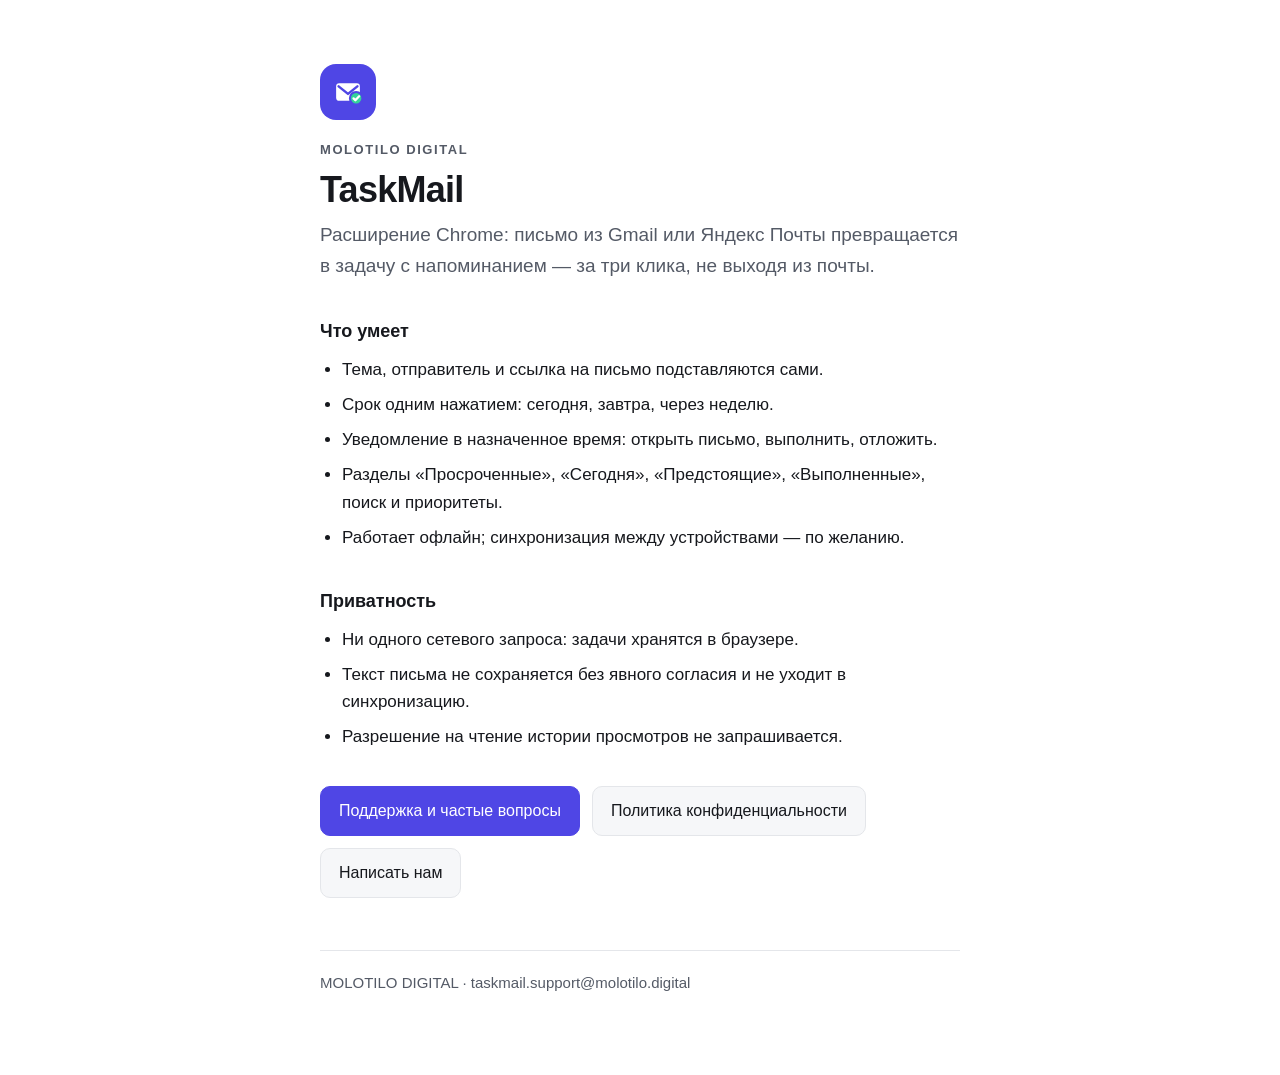
<file: docs/index.html>
<!doctype html>
<html lang="ru">
<head>
  <meta charset="utf-8">
  <meta name="viewport" content="width=device-width, initial-scale=1">
  <title>TaskMail — задачи из писем</title>
  <meta name="description" content="Расширение Chrome: задача с напоминанием из письма Gmail или Яндекс Почты за три клика.">
  <style>
    :root {
      color-scheme: light dark;
      --bg: #ffffff;
      --surface: #f6f7f9;
      --line: #e4e6ea;
      --text: #16181d;
      --muted: #545a66;
      --accent: #4f46e5;
    }

    @media (prefers-color-scheme: dark) {
      :root {
        --bg: #16181c;
        --surface: #1f2228;
        --line: #2e333b;
        --text: #e8eaee;
        --muted: #b3b9c4;
        --accent: #7c7cff;
      }
    }

    * { box-sizing: border-box; }

    body {
      margin: 0;
      padding: 64px 20px 80px;
      font: 17px/1.6 -apple-system, "Segoe UI", Roboto, Arial, sans-serif;
      color: var(--text);
      background: var(--bg);
    }

    main { max-width: 640px; margin: 0 auto; }

    .mark {
      width: 56px;
      height: 56px;
      border-radius: 16px;
      background: var(--accent);
      display: grid;
      place-items: center;
      margin-bottom: 20px;
    }

    .mark svg { width: 30px; height: 30px; }

    .brand {
      font-size: 13px;
      font-weight: 600;
      letter-spacing: 0.12em;
      color: var(--muted);
      margin-bottom: 8px;
    }

    h1 { font-size: 36px; line-height: 1.15; margin: 0 0 10px; letter-spacing: -0.02em; }
    .lead { font-size: 19px; color: var(--muted); margin: 0 0 32px; }
    h2 { font-size: 18px; margin: 36px 0 10px; }

    ul { padding-left: 22px; margin: 0; }
    li { margin: 8px 0; }

    .links { display: flex; flex-wrap: wrap; gap: 12px; margin-top: 36px; }

    .links a {
      display: inline-block;
      padding: 11px 18px;
      border-radius: 10px;
      border: 1px solid var(--line);
      background: var(--surface);
      color: var(--text);
      text-decoration: none;
      font-size: 16px;
    }

    .links a.primary { background: var(--accent); border-color: var(--accent); color: #fff; }

    footer {
      margin-top: 52px;
      padding-top: 20px;
      border-top: 1px solid var(--line);
      color: var(--muted);
      font-size: 15px;
    }
  </style>
</head>
<body>
  <main>
    <div class="mark" aria-hidden="true">
      <svg viewBox="0 0 24 24" fill="none" xmlns="http://www.w3.org/2000/svg">
        <rect x="2.5" y="5" width="19" height="14" rx="2.5" fill="#fff"/>
        <path d="M4.5 7.5 12 13.5l7.5-6" stroke="#4f46e5" stroke-width="2" stroke-linecap="round" stroke-linejoin="round"/>
        <circle cx="18.5" cy="17" r="5" fill="#34d399" stroke="#4f46e5" stroke-width="1.6"/>
        <path d="m16.4 17.1 1.5 1.5 3-3.2" stroke="#fff" stroke-width="1.8" stroke-linecap="round" stroke-linejoin="round"/>
      </svg>
    </div>

    <div class="brand">MOLOTILO DIGITAL</div>
    <h1>TaskMail</h1>
    <p class="lead">
      Расширение Chrome: письмо из Gmail или Яндекс Почты превращается в задачу
      с напоминанием — за три клика, не выходя из почты.
    </p>

    <h2>Что умеет</h2>
    <ul>
      <li>Тема, отправитель и ссылка на письмо подставляются сами.</li>
      <li>Срок одним нажатием: сегодня, завтра, через неделю.</li>
      <li>Уведомление в назначенное время: открыть письмо, выполнить, отложить.</li>
      <li>Разделы «Просроченные», «Сегодня», «Предстоящие», «Выполненные», поиск и приоритеты.</li>
      <li>Работает офлайн; синхронизация между устройствами — по желанию.</li>
    </ul>

    <h2>Приватность</h2>
    <ul>
      <li>Ни одного сетевого запроса: задачи хранятся в браузере.</li>
      <li>Текст письма не сохраняется без явного согласия и не уходит в синхронизацию.</li>
      <li>Разрешение на чтение истории просмотров не запрашивается.</li>
    </ul>

    <div class="links">
      <a class="primary" href="support.html">Поддержка и частые вопросы</a>
      <a href="privacy.html">Политика конфиденциальности</a>
      <a href="mailto:taskmail.support@molotilo.digital">Написать нам</a>
    </div>

    <footer>MOLOTILO DIGITAL · taskmail.support@molotilo.digital</footer>
  </main>
</body>
</html>
</file>
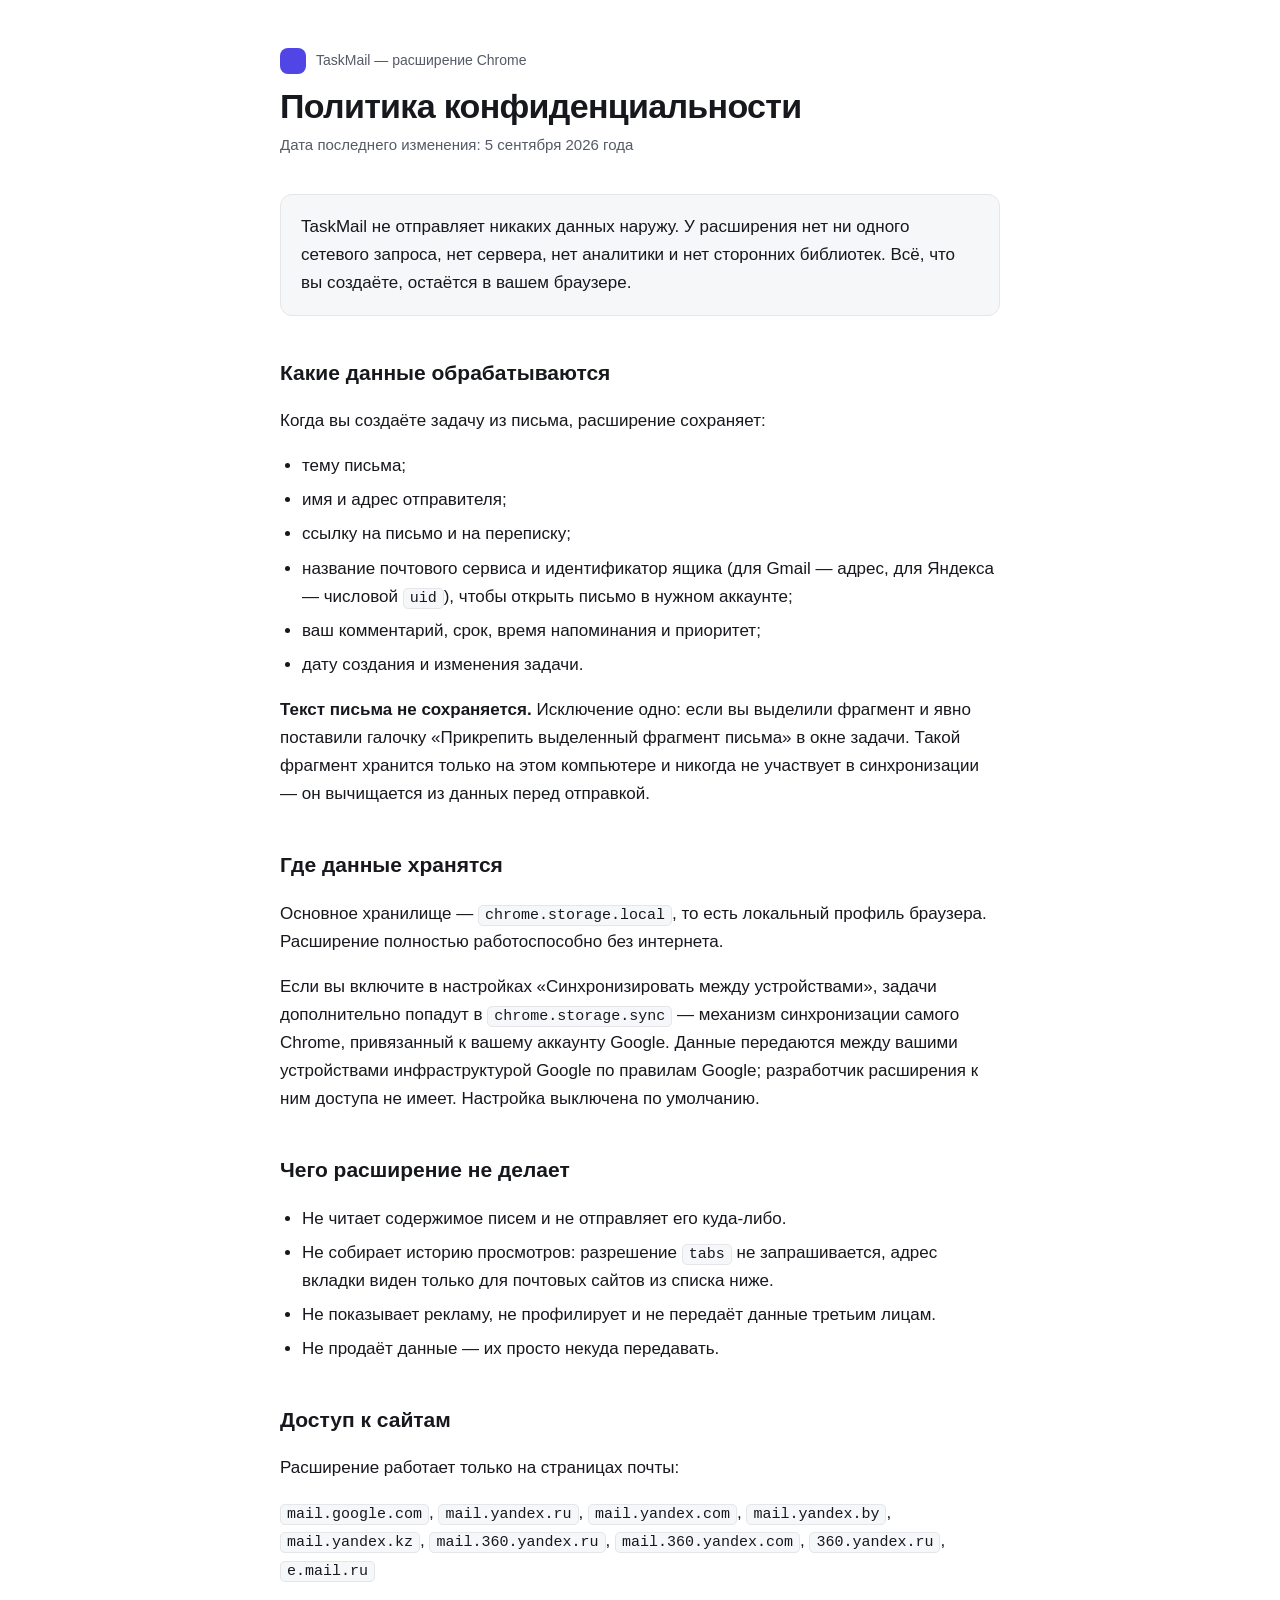
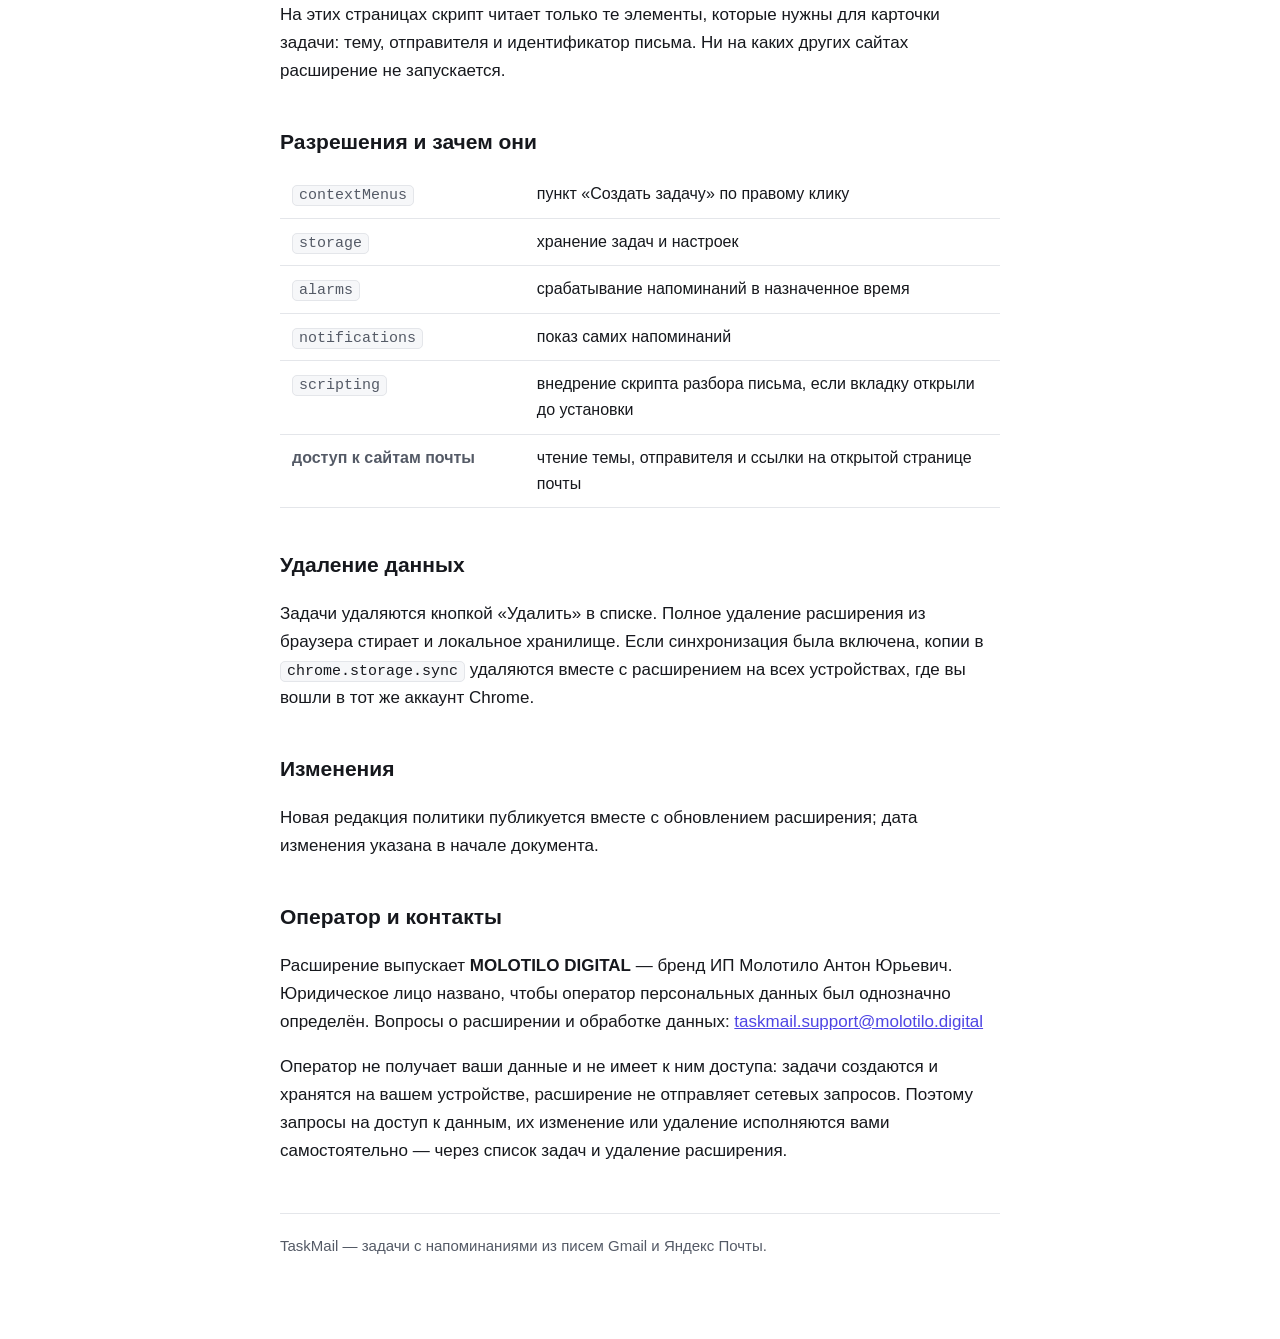
<file: docs/privacy.html>
<!doctype html>
<html lang="ru">
<head>
  <meta charset="utf-8">
  <meta name="viewport" content="width=device-width, initial-scale=1">
  <title>Политика конфиденциальности — TaskMail</title>
  <meta name="description" content="TaskMail не отправляет данные наружу: задачи из писем хранятся в браузере пользователя.">
  <style>
    :root {
      color-scheme: light dark;
      --bg: #ffffff;
      --surface: #f6f7f9;
      --line: #e4e6ea;
      --text: #16181d;
      --muted: #545a66;
      --accent: #4f46e5;
    }

    @media (prefers-color-scheme: dark) {
      :root {
        --bg: #16181c;
        --surface: #1f2228;
        --line: #2e333b;
        --text: #e8eaee;
        --muted: #b3b9c4;
        --accent: #7c7cff;
      }
    }

    * { box-sizing: border-box; }

    body {
      margin: 0;
      padding: 48px 20px 80px;
      font: 17px/1.65 -apple-system, "Segoe UI", Roboto, Arial, sans-serif;
      color: var(--text);
      background: var(--bg);
    }

    main { max-width: 720px; margin: 0 auto; }

    .badge {
      display: inline-flex;
      align-items: center;
      gap: 10px;
      font-size: 14px;
      color: var(--muted);
      margin-bottom: 12px;
    }

    .badge i {
      width: 26px;
      height: 26px;
      border-radius: 8px;
      background: var(--accent);
      display: inline-block;
    }

    h1 { font-size: 34px; line-height: 1.2; margin: 0 0 6px; letter-spacing: -0.02em; }
    h2 { font-size: 21px; margin: 40px 0 12px; }
    p, li { color: var(--text); }
    .date { color: var(--muted); font-size: 15px; margin: 0 0 36px; }

    .lead {
      background: var(--surface);
      border: 1px solid var(--line);
      border-radius: 12px;
      padding: 18px 20px;
      margin: 0 0 8px;
    }

    table { border-collapse: collapse; width: 100%; margin: 12px 0; font-size: 16px; }
    th, td { text-align: left; padding: 10px 12px; border-bottom: 1px solid var(--line); vertical-align: top; }
    th { color: var(--muted); font-weight: 600; width: 34%; }

    code {
      font: 15px/1.4 ui-monospace, "Cascadia Mono", Consolas, monospace;
      background: var(--surface);
      border: 1px solid var(--line);
      border-radius: 5px;
      padding: 1px 6px;
    }

    a { color: var(--accent); }
    ul { padding-left: 22px; }
    li { margin: 6px 0; }

    footer {
      margin-top: 48px;
      padding-top: 20px;
      border-top: 1px solid var(--line);
      color: var(--muted);
      font-size: 15px;
    }
  </style>
</head>
<body>
  <main>
    <div class="badge"><i></i> TaskMail — расширение Chrome</div>
    <h1>Политика конфиденциальности</h1>
    <p class="date">Дата последнего изменения: 5 сентября 2026 года</p>

    <p class="lead">
      TaskMail не отправляет никаких данных наружу. У расширения нет ни одного сетевого
      запроса, нет сервера, нет аналитики и нет сторонних библиотек. Всё, что вы создаёте,
      остаётся в вашем браузере.
    </p>

    <h2>Какие данные обрабатываются</h2>
    <p>Когда вы создаёте задачу из письма, расширение сохраняет:</p>
    <ul>
      <li>тему письма;</li>
      <li>имя и адрес отправителя;</li>
      <li>ссылку на письмо и на переписку;</li>
      <li>название почтового сервиса и идентификатор ящика (для Gmail — адрес,
        для Яндекса — числовой <code>uid</code>), чтобы открыть письмо в нужном аккаунте;</li>
      <li>ваш комментарий, срок, время напоминания и приоритет;</li>
      <li>дату создания и изменения задачи.</li>
    </ul>
    <p>
      <strong>Текст письма не сохраняется.</strong> Исключение одно: если вы выделили
      фрагмент и явно поставили галочку «Прикрепить выделенный фрагмент письма» в окне
      задачи. Такой фрагмент хранится только на этом компьютере и никогда не участвует в
      синхронизации — он вычищается из данных перед отправкой.
    </p>

    <h2>Где данные хранятся</h2>
    <p>
      Основное хранилище — <code>chrome.storage.local</code>, то есть локальный профиль
      браузера. Расширение полностью работоспособно без интернета.
    </p>
    <p>
      Если вы включите в настройках «Синхронизировать между устройствами», задачи
      дополнительно попадут в <code>chrome.storage.sync</code> — механизм синхронизации
      самого Chrome, привязанный к вашему аккаунту Google. Данные передаются между вашими
      устройствами инфраструктурой Google по правилам Google; разработчик расширения к ним
      доступа не имеет. Настройка выключена по умолчанию.
    </p>

    <h2>Чего расширение не делает</h2>
    <ul>
      <li>Не читает содержимое писем и не отправляет его куда-либо.</li>
      <li>Не собирает историю просмотров: разрешение <code>tabs</code> не запрашивается,
        адрес вкладки виден только для почтовых сайтов из списка ниже.</li>
      <li>Не показывает рекламу, не профилирует и не передаёт данные третьим лицам.</li>
      <li>Не продаёт данные — их просто некуда передавать.</li>
    </ul>

    <h2>Доступ к сайтам</h2>
    <p>Расширение работает только на страницах почты:</p>
    <p>
      <code>mail.google.com</code>, <code>mail.yandex.ru</code>, <code>mail.yandex.com</code>,
      <code>mail.yandex.by</code>, <code>mail.yandex.kz</code>, <code>mail.360.yandex.ru</code>,
      <code>mail.360.yandex.com</code>, <code>360.yandex.ru</code>, <code>e.mail.ru</code>
    </p>
    <p>
      На этих страницах скрипт читает только те элементы, которые нужны для карточки задачи:
      тему, отправителя и идентификатор письма. Ни на каких других сайтах расширение
      не запускается.
    </p>

    <h2>Разрешения и зачем они</h2>
    <table>
      <tr><th><code>contextMenus</code></th><td>пункт «Создать задачу» по правому клику</td></tr>
      <tr><th><code>storage</code></th><td>хранение задач и настроек</td></tr>
      <tr><th><code>alarms</code></th><td>срабатывание напоминаний в назначенное время</td></tr>
      <tr><th><code>notifications</code></th><td>показ самих напоминаний</td></tr>
      <tr><th><code>scripting</code></th><td>внедрение скрипта разбора письма, если вкладку открыли до установки</td></tr>
      <tr><th>доступ к сайтам почты</th><td>чтение темы, отправителя и ссылки на открытой странице почты</td></tr>
    </table>

    <h2>Удаление данных</h2>
    <p>
      Задачи удаляются кнопкой «Удалить» в списке. Полное удаление расширения из браузера
      стирает и локальное хранилище. Если синхронизация была включена, копии в
      <code>chrome.storage.sync</code> удаляются вместе с расширением на всех устройствах,
      где вы вошли в тот же аккаунт Chrome.
    </p>

    <h2>Изменения</h2>
    <p>
      Новая редакция политики публикуется вместе с обновлением расширения; дата изменения
      указана в начале документа.
    </p>

    <h2>Оператор и контакты</h2>
    <p>
      Расширение выпускает <strong>MOLOTILO DIGITAL</strong> — бренд
      ИП Молотило Антон Юрьевич. Юридическое лицо названо, чтобы оператор персональных
      данных был однозначно определён.
      Вопросы о расширении и обработке данных:
      <a href="mailto:taskmail.support@molotilo.digital">taskmail.support@molotilo.digital</a>
    </p>
    <p>
      Оператор не получает ваши данные и не имеет к ним доступа: задачи создаются и хранятся
      на вашем устройстве, расширение не отправляет сетевых запросов. Поэтому запросы на
      доступ к данным, их изменение или удаление исполняются вами самостоятельно — через
      список задач и удаление расширения.
    </p>

    <footer>
      TaskMail — задачи с напоминаниями из писем Gmail и Яндекс Почты.
    </footer>
  </main>
</body>
</html>
</file>
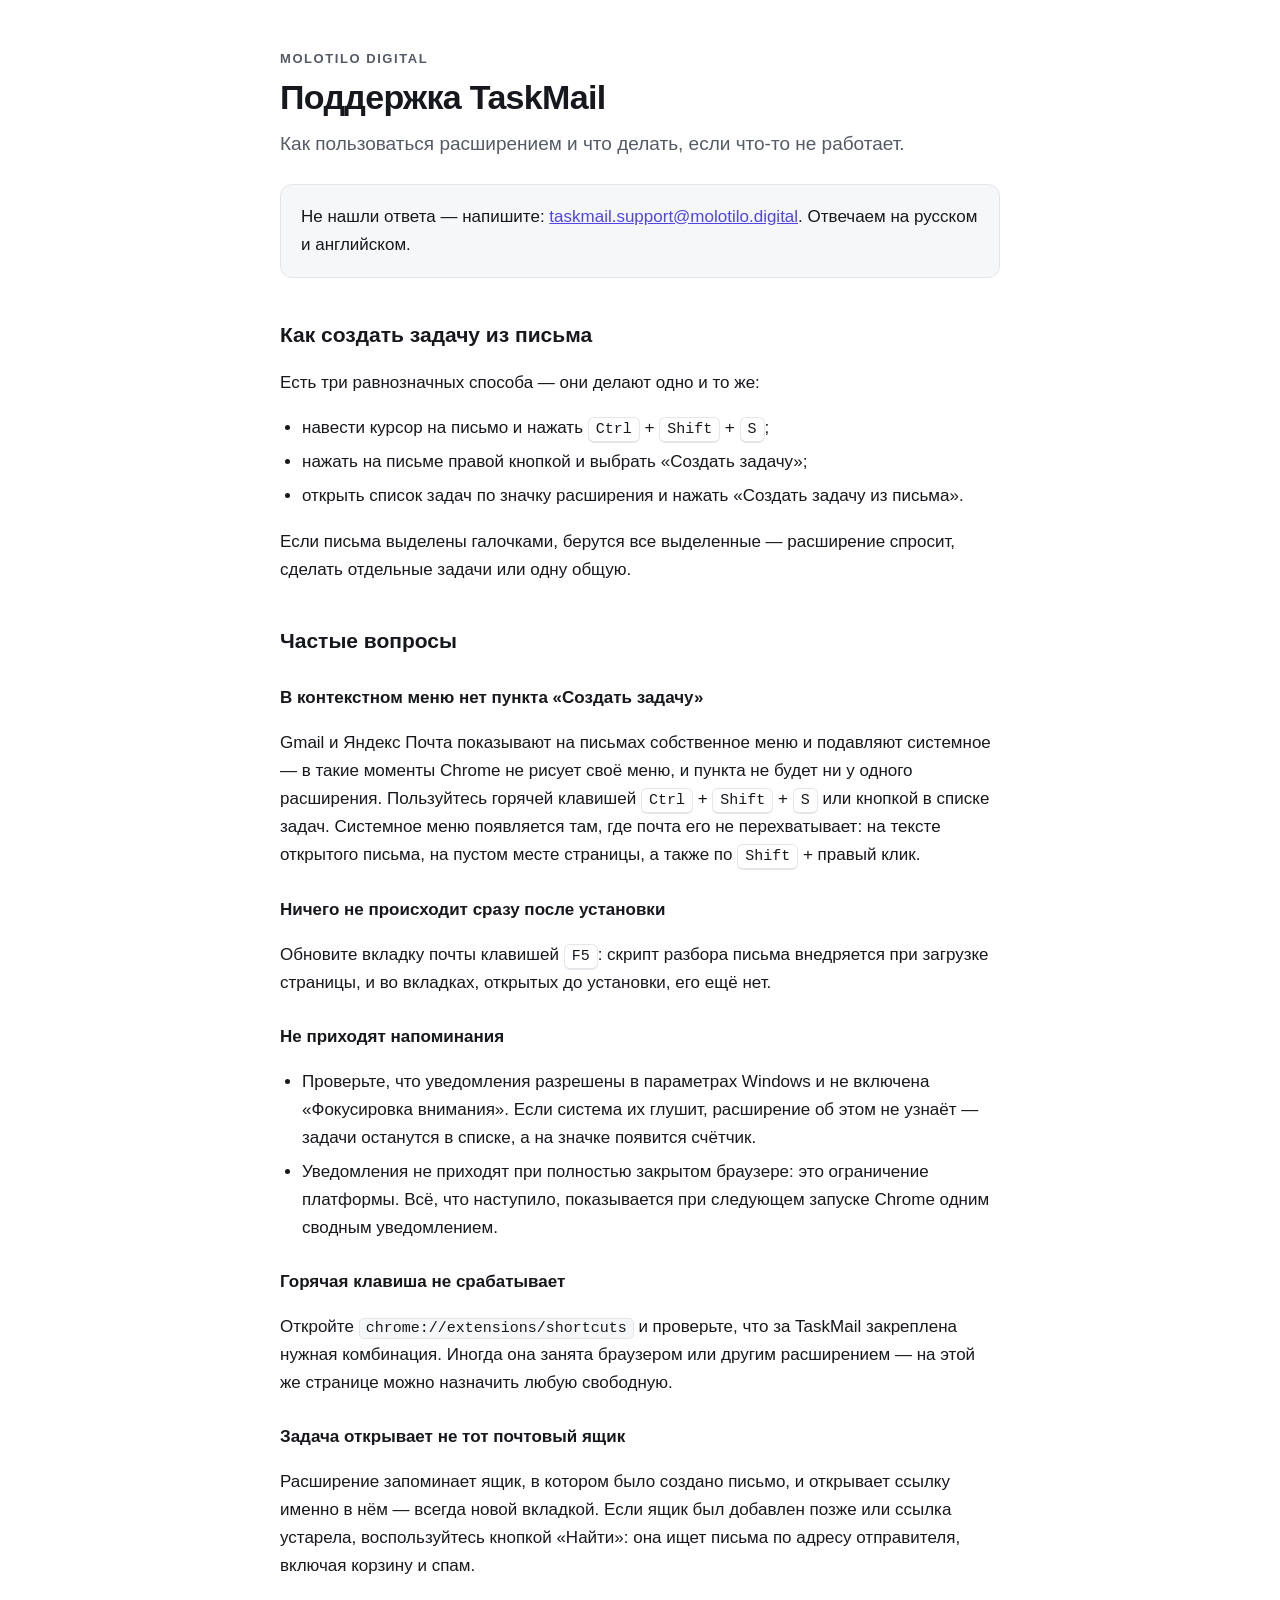
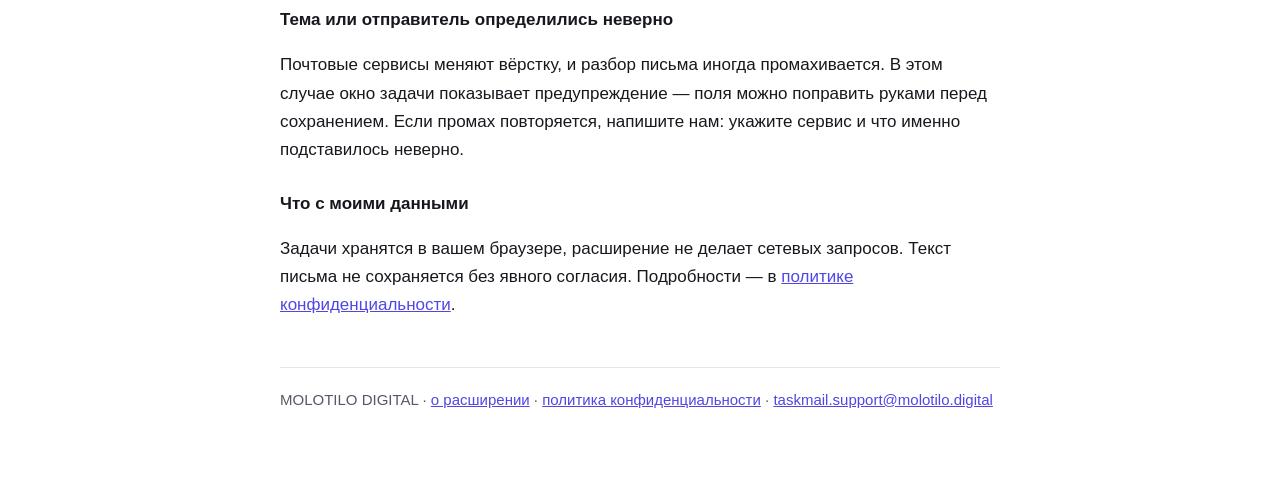
<file: docs/support.html>
<!doctype html>
<html lang="ru">
<head>
  <meta charset="utf-8">
  <meta name="viewport" content="width=device-width, initial-scale=1">
  <title>Поддержка — TaskMail</title>
  <meta name="description" content="Как пользоваться TaskMail, ответы на частые вопросы и связь с разработчиком.">
  <style>
    :root {
      color-scheme: light dark;
      --bg: #ffffff;
      --surface: #f6f7f9;
      --line: #e4e6ea;
      --text: #16181d;
      --muted: #545a66;
      --accent: #4f46e5;
    }

    @media (prefers-color-scheme: dark) {
      :root {
        --bg: #16181c;
        --surface: #1f2228;
        --line: #2e333b;
        --text: #e8eaee;
        --muted: #b3b9c4;
        --accent: #7c7cff;
      }
    }

    * { box-sizing: border-box; }

    body {
      margin: 0;
      padding: 48px 20px 80px;
      font: 17px/1.65 -apple-system, "Segoe UI", Roboto, Arial, sans-serif;
      color: var(--text);
      background: var(--bg);
    }

    main { max-width: 720px; margin: 0 auto; }

    .brand {
      font-size: 13px;
      font-weight: 600;
      letter-spacing: 0.12em;
      color: var(--muted);
      margin-bottom: 8px;
    }

    h1 { font-size: 34px; line-height: 1.2; margin: 0 0 10px; letter-spacing: -0.02em; }
    h2 { font-size: 21px; margin: 40px 0 12px; }
    h3 { font-size: 17px; margin: 26px 0 6px; }
    p, li { color: var(--text); }
    .lead { font-size: 19px; color: var(--muted); margin: 0 0 8px; }

    .card {
      background: var(--surface);
      border: 1px solid var(--line);
      border-radius: 12px;
      padding: 18px 20px;
      margin: 24px 0;
    }

    kbd {
      font: 15px/1 ui-monospace, "Cascadia Mono", Consolas, monospace;
      background: var(--bg);
      border: 1px solid var(--line);
      border-bottom-width: 2px;
      border-radius: 6px;
      padding: 3px 7px;
    }

    code {
      font: 15px/1.4 ui-monospace, "Cascadia Mono", Consolas, monospace;
      background: var(--surface);
      border: 1px solid var(--line);
      border-radius: 5px;
      padding: 1px 6px;
    }

    a { color: var(--accent); }
    ul { padding-left: 22px; }
    li { margin: 6px 0; }

    footer {
      margin-top: 48px;
      padding-top: 20px;
      border-top: 1px solid var(--line);
      color: var(--muted);
      font-size: 15px;
    }
  </style>
</head>
<body>
  <main>
    <div class="brand">MOLOTILO DIGITAL</div>
    <h1>Поддержка TaskMail</h1>
    <p class="lead">Как пользоваться расширением и что делать, если что-то не работает.</p>

    <div class="card">
      Не нашли ответа — напишите:
      <a href="mailto:taskmail.support@molotilo.digital">taskmail.support@molotilo.digital</a>.
      Отвечаем на русском и английском.
    </div>

    <h2>Как создать задачу из письма</h2>
    <p>Есть три равнозначных способа — они делают одно и то же:</p>
    <ul>
      <li>навести курсор на письмо и нажать <kbd>Ctrl</kbd> + <kbd>Shift</kbd> + <kbd>S</kbd>;</li>
      <li>нажать на письме правой кнопкой и выбрать «Создать задачу»;</li>
      <li>открыть список задач по значку расширения и нажать «Создать задачу из письма».</li>
    </ul>
    <p>
      Если письма выделены галочками, берутся все выделенные — расширение спросит,
      сделать отдельные задачи или одну общую.
    </p>

    <h2>Частые вопросы</h2>

    <h3>В контекстном меню нет пункта «Создать задачу»</h3>
    <p>
      Gmail и Яндекс Почта показывают на письмах собственное меню и подавляют системное —
      в такие моменты Chrome не рисует своё меню, и пункта не будет ни у одного расширения.
      Пользуйтесь горячей клавишей <kbd>Ctrl</kbd> + <kbd>Shift</kbd> + <kbd>S</kbd> или кнопкой
      в списке задач. Системное меню появляется там, где почта его не перехватывает: на тексте
      открытого письма, на пустом месте страницы, а также по <kbd>Shift</kbd> + правый клик.
    </p>

    <h3>Ничего не происходит сразу после установки</h3>
    <p>
      Обновите вкладку почты клавишей <kbd>F5</kbd>: скрипт разбора письма внедряется при
      загрузке страницы, и во вкладках, открытых до установки, его ещё нет.
    </p>

    <h3>Не приходят напоминания</h3>
    <ul>
      <li>Проверьте, что уведомления разрешены в параметрах Windows и не включена
        «Фокусировка внимания». Если система их глушит, расширение об этом не узнаёт —
        задачи останутся в списке, а на значке появится счётчик.</li>
      <li>Уведомления не приходят при полностью закрытом браузере: это ограничение
        платформы. Всё, что наступило, показывается при следующем запуске Chrome одним
        сводным уведомлением.</li>
    </ul>

    <h3>Горячая клавиша не срабатывает</h3>
    <p>
      Откройте <code>chrome://extensions/shortcuts</code> и проверьте, что за TaskMail
      закреплена нужная комбинация. Иногда она занята браузером или другим расширением —
      на этой же странице можно назначить любую свободную.
    </p>

    <h3>Задача открывает не тот почтовый ящик</h3>
    <p>
      Расширение запоминает ящик, в котором было создано письмо, и открывает ссылку именно
      в нём — всегда новой вкладкой. Если ящик был добавлен позже или ссылка устарела,
      воспользуйтесь кнопкой «Найти»: она ищет письма по адресу отправителя, включая
      корзину и спам.
    </p>

    <h3>Тема или отправитель определились неверно</h3>
    <p>
      Почтовые сервисы меняют вёрстку, и разбор письма иногда промахивается. В этом случае
      окно задачи показывает предупреждение — поля можно поправить руками перед сохранением.
      Если промах повторяется, напишите нам: укажите сервис и что именно подставилось неверно.
    </p>

    <h3>Что с моими данными</h3>
    <p>
      Задачи хранятся в вашем браузере, расширение не делает сетевых запросов. Текст письма
      не сохраняется без явного согласия. Подробности — в
      <a href="privacy.html">политике конфиденциальности</a>.
    </p>

    <footer>
      MOLOTILO DIGITAL · <a href="index.html">о расширении</a> ·
      <a href="privacy.html">политика конфиденциальности</a> ·
      <a href="mailto:taskmail.support@molotilo.digital">taskmail.support@molotilo.digital</a>
    </footer>
  </main>
</body>
</html>
</file>
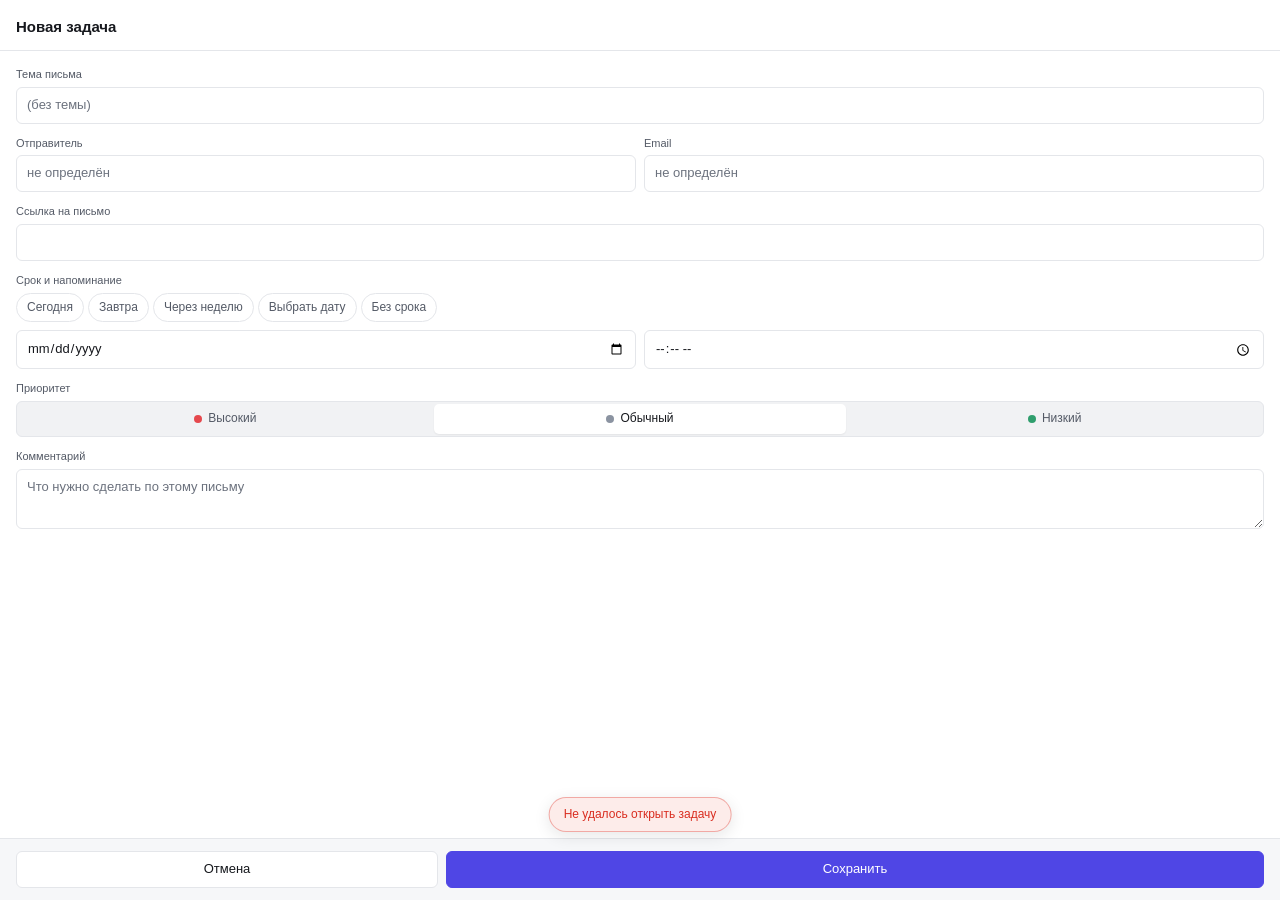
<file: src/editor/editor.html>
<!doctype html>
<html lang="ru">
<head>
  <meta charset="utf-8">
  <title>Задача из письма</title>
  <link rel="stylesheet" href="../common/theme.css">
  <link rel="stylesheet" href="editor.css">
</head>
<body>
  <header class="editor-header">
    <div>
      <h1 id="title">Новая задача</h1>
      <div class="muted truncate" id="context"></div>
    </div>
    <span class="badge" id="serviceBadge" hidden></span>
  </header>

  <main class="editor-body">
    <div id="banners"></div>

    <div class="field" id="modeField" hidden>
      <label id="lettersLabel">Выделено писем: <span id="selectedCount">0</span></label>
      <div class="segmented" id="modeSwitch" role="tablist">
        <button type="button" data-mode="separate" aria-selected="true">Отдельные задачи</button>
        <button type="button" data-mode="combined" aria-selected="false">Одна общая</button>
      </div>
      <ul class="letters" id="letters"></ul>
    </div>

    <form id="form" novalidate>
      <div class="field" id="statusField" hidden>
        <label>Статус</label>
        <div class="segmented" id="status">
          <button type="button" data-done="false" aria-selected="true">В работе</button>
          <button type="button" data-done="true" aria-selected="false">Выполнена</button>
        </div>
      </div>

      <div class="field">
        <label for="subject">Тема письма</label>
        <input type="text" id="subject" autocomplete="off" placeholder="(без темы)">
      </div>

      <div class="row">
        <div class="field">
          <label for="senderName">Отправитель</label>
          <input type="text" id="senderName" autocomplete="off" placeholder="не определён">
        </div>
        <div class="field">
          <label for="senderEmail">Email</label>
          <input type="text" id="senderEmail" autocomplete="off" placeholder="не определён">
        </div>
      </div>

      <div class="field" id="linkField">
        <label for="link">Ссылка на письмо</label>
        <input type="text" id="link" spellcheck="false">
        <label class="checkbox" id="threadToggleWrap" hidden>
          <input type="checkbox" id="useThreadLink">
          <span>Ссылка на всю переписку</span>
        </label>
      </div>

      <div class="field">
        <label>Срок и напоминание</label>
        <div class="chips" id="dueChips">
          <button type="button" class="chip" data-preset="today">Сегодня</button>
          <button type="button" class="chip" data-preset="tomorrow">Завтра</button>
          <button type="button" class="chip" data-preset="week">Через неделю</button>
          <button type="button" class="chip" data-preset="custom">Выбрать дату</button>
          <button type="button" class="chip" data-preset="none">Без срока</button>
        </div>
        <div class="row date-row" id="dateRow">
          <input type="date" id="date" aria-label="Дата напоминания">
          <input type="time" id="time" aria-label="Время напоминания">
        </div>
        <div class="muted" id="whenHint"></div>
      </div>

      <div class="field">
        <label>Приоритет</label>
        <div class="segmented priority" id="priority">
          <button type="button" data-priority="high" aria-pressed="false"><i class="dot high"></i>Высокий</button>
          <button type="button" data-priority="normal" aria-pressed="true"><i class="dot normal"></i>Обычный</button>
          <button type="button" data-priority="low" aria-pressed="false"><i class="dot low"></i>Низкий</button>
        </div>
      </div>

      <div class="field">
        <label for="comment">Комментарий</label>
        <textarea id="comment" placeholder="Что нужно сделать по этому письму"></textarea>
      </div>

      <div class="field" id="excerptField" hidden>
        <label class="checkbox">
          <input type="checkbox" id="excerptToggle">
          <span>Прикрепить выделенный фрагмент письма</span>
        </label>
        <div class="excerpt muted" id="excerptPreview"></div>
        <div class="muted">Текст письма сохраняется только с вашего согласия и остаётся на этом компьютере.</div>
      </div>
    </form>
  </main>

  <footer class="editor-footer">
    <button type="button" id="cancel">Отмена</button>
    <button type="submit" form="form" class="primary" id="save">Сохранить</button>
  </footer>

  <div class="toast" id="toast" hidden></div>

  <script type="module" src="editor.js"></script>
</body>
</html>
</file>
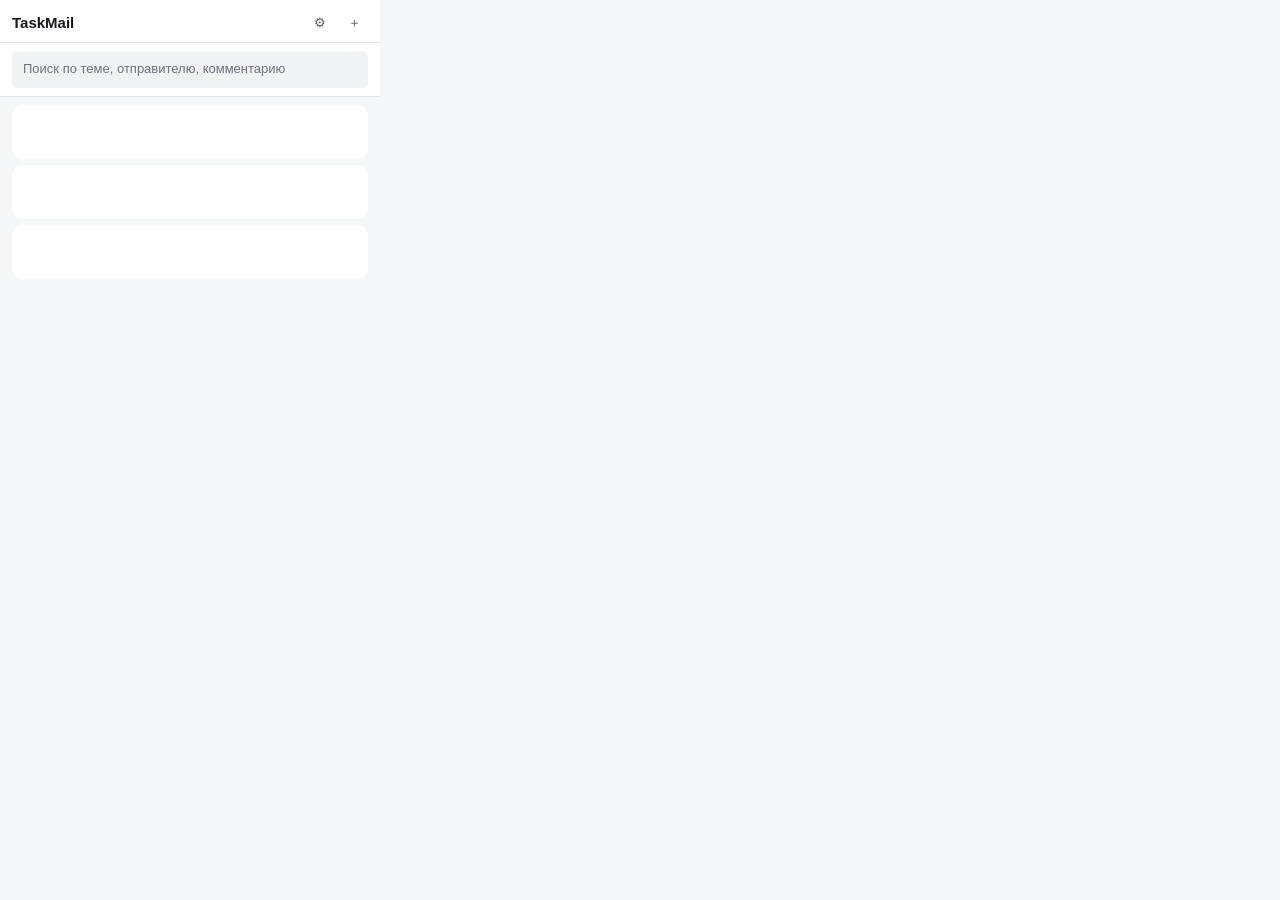
<file: src/popup/popup.html>
<!doctype html>
<html lang="ru">
<head>
  <meta charset="utf-8">
  <title>TaskMail</title>
  <link rel="stylesheet" href="../common/theme.css">
  <link rel="stylesheet" href="popup.css">
</head>
<body>
  <header class="top">
    <h1>TaskMail</h1>
    <span class="counter" id="counter"></span>
    <button class="icon" id="settingsButton" title="Настройки" aria-label="Настройки">⚙</button>
    <button class="icon" id="newButton" title="Новая задача" aria-label="Новая задача">＋</button>
  </header>

  <div class="from-mail" id="fromMailRow" hidden>
    <button type="button" class="primary" id="fromMail">Создать задачу из письма</button>
    <div class="muted" id="fromMailHint"></div>
  </div>

  <div class="search-row">
    <input type="search" id="search" placeholder="Поиск по теме, отправителю, комментарию" autocomplete="off">
  </div>

  <div id="banners" class="banners"></div>

  <main id="list" class="list" aria-busy="true">
    <div class="skeleton"></div>
    <div class="skeleton"></div>
    <div class="skeleton"></div>
  </main>

  <section class="settings" id="settings" hidden>
    <div class="settings-head">
      <h2>Настройки</h2>
      <button class="icon" id="settingsClose" aria-label="Закрыть настройки">✕</button>
    </div>

    <label class="field-inline">
      <span>Время напоминания по умолчанию</span>
      <input type="time" id="setDefaultTime">
    </label>

    <label class="field-inline">
      <span>Отложить на</span>
      <select id="setSnooze">
        <option value="10">10 минут</option>
        <option value="15">15 минут</option>
        <option value="30">30 минут</option>
        <option value="60">1 час</option>
        <option value="180">3 часа</option>
      </select>
    </label>

    <label class="field-inline">
      <span>Приоритет по умолчанию</span>
      <select id="setPriority">
        <option value="high">Высокий</option>
        <option value="normal">Обычный</option>
        <option value="low">Низкий</option>
      </select>
    </label>

    <label class="switch">
      <input type="checkbox" id="setSaveExcerpt">
      <span>Разрешать сохранять выделенный текст письма<small>По умолчанию текст письма не сохраняется</small></span>
    </label>

    <label class="switch">
      <input type="checkbox" id="setKeepWallClock">
      <span>Сохранять время суток при смене часового пояса<small>«Завтра в 9:00» останется девятью утра на новом месте</small></span>
    </label>

    <label class="switch">
      <input type="checkbox" id="setCatchUp">
      <span>Показывать пропущенные напоминания<small>Если Chrome был закрыт в назначенное время</small></span>
    </label>

    <label class="switch">
      <input type="checkbox" id="setSync">
      <span>Синхронизировать между устройствами<small>Через аккаунт Chrome; работает и офлайн, отправит при подключении</small></span>
    </label>

    <div class="settings-foot muted" id="settingsInfo"></div>
  </section>

  <div class="toast" id="toast" hidden></div>

  <script type="module" src="popup.js"></script>
</body>
</html>
</file>
<file: src/common/theme.css>
/* Дизайн-система TaskMail: бело-графитовая база, один акцент, светлая и тёмная темы. */

:root {
  color-scheme: light dark;

  --bg: #ffffff;
  --bg-subtle: #f6f7f9;
  --surface: #ffffff;
  --surface-hover: #f3f4f6;
  --surface-sunken: #f1f2f4;
  --line: #e4e6ea;
  --line-strong: #d3d6dc;

  --text: #16181d;
  --text-secondary: #545a66;
  /* Мелкий текст (11px) обязан проходить по контрасту — отсюда затемнение. */
  --text-muted: #6c727e;

  --accent: #4f46e5;
  --accent-hover: #4338ca;
  --accent-active: #3730a3;
  --accent-soft: #eef0fe;
  --accent-fg: #ffffff;

  --danger: #d92d20;
  --danger-soft: #fdecea;
  --warning: #b54708;
  --warning-soft: #fdf3e6;
  --success: #067647;
  --success-soft: #e7f6ee;

  --prio-high: #e5484d;
  --prio-normal: #8b93a1;
  --prio-low: #2f9e6d;

  --radius-sm: 6px;
  --radius: 10px;
  --radius-lg: 14px;
  --radius-pill: 999px;

  --shadow-sm: 0 1px 2px rgba(16, 18, 22, 0.06);
  --shadow: 0 4px 16px rgba(16, 18, 22, 0.1);

  --space-1: 4px;
  --space-2: 8px;
  --space-3: 12px;
  --space-4: 16px;
  --space-5: 20px;

  --font: -apple-system, "Segoe UI", Roboto, "Helvetica Neue", Arial, sans-serif;
  --fs-xs: 11px;
  --fs-sm: 12px;
  --fs-md: 13px;
  --fs-lg: 15px;

  --transition: 120ms ease;
}

@media (prefers-color-scheme: dark) {
  :root {
    --bg: #16181c;
    --bg-subtle: #1b1e23;
    --surface: #1f2228;
    --surface-hover: #272b32;
    --surface-sunken: #15171b;
    --line: #2e333b;
    --line-strong: #3b414b;

    --text: #e8eaee;
    --text-secondary: #b3b9c4;
    --text-muted: #99a0ac;

    --accent: #7c7cff;
    --accent-hover: #8f8fff;
    --accent-active: #6c6cf0;
    --accent-soft: #23244a;
    --accent-fg: #0f1014;

    --danger: #ff6b64;
    --danger-soft: #3a1f1f;
    --warning: #f0a656;
    --warning-soft: #362614;
    --success: #4ec38a;
    --success-soft: #17301f;

    --prio-high: #ff6b64;
    --prio-normal: #8f97a4;
    --prio-low: #4ec38a;

    --shadow-sm: 0 1px 2px rgba(0, 0, 0, 0.4);
    --shadow: 0 6px 20px rgba(0, 0, 0, 0.45);
  }
}

* {
  box-sizing: border-box;
}

body {
  margin: 0;
  font-family: var(--font);
  font-size: var(--fs-md);
  line-height: 1.45;
  color: var(--text);
  background: var(--bg);
  -webkit-font-smoothing: antialiased;
}

h1 {
  font-size: var(--fs-lg);
  font-weight: 600;
  margin: 0;
}

h2 {
  font-size: var(--fs-xs);
  font-weight: 600;
  letter-spacing: 0.04em;
  text-transform: uppercase;
  color: var(--text-muted);
  margin: 0;
}

input,
textarea,
select,
button {
  font: inherit;
  color: inherit;
}

:focus-visible {
  outline: 2px solid var(--accent);
  outline-offset: 2px;
  border-radius: var(--radius-sm);
}

/* --------------------------------- Поля ----------------------------------- */

.field {
  margin-bottom: var(--space-3);
}

.field > label,
.label {
  display: block;
  font-size: var(--fs-xs);
  font-weight: 500;
  color: var(--text-secondary);
  margin-bottom: var(--space-1);
}

input[type='text'],
input[type='email'],
input[type='date'],
input[type='time'],
input[type='search'],
input[type='number'],
textarea,
select {
  width: 100%;
  padding: 8px 10px;
  border: 1px solid var(--line);
  border-radius: var(--radius-sm);
  background: var(--surface);
  color: var(--text);
  transition: border-color var(--transition), box-shadow var(--transition);
}

input:hover:not(:disabled),
textarea:hover:not(:disabled),
select:hover:not(:disabled) {
  border-color: var(--line-strong);
}

input:focus,
textarea:focus,
select:focus {
  outline: none;
  border-color: var(--accent);
  box-shadow: 0 0 0 3px var(--accent-soft);
}

input::placeholder,
textarea::placeholder {
  color: var(--text-muted);
}

textarea {
  resize: vertical;
  min-height: 60px;
}

.row {
  display: flex;
  gap: var(--space-2);
}

.row > * {
  flex: 1;
  min-width: 0;
}

/* -------------------------------- Кнопки ---------------------------------- */

button {
  cursor: pointer;
  border: 1px solid var(--line);
  background: var(--surface);
  color: var(--text);
  border-radius: var(--radius-sm);
  padding: 8px 12px;
  transition: background var(--transition), border-color var(--transition), color var(--transition);
}

button:hover:not(:disabled) {
  background: var(--surface-hover);
  border-color: var(--line-strong);
}

button:active:not(:disabled) {
  transform: translateY(0.5px);
}

button:disabled {
  opacity: 0.55;
  cursor: default;
}

button.primary {
  background: var(--accent);
  border-color: var(--accent);
  color: var(--accent-fg);
  font-weight: 500;
}

button.primary:hover:not(:disabled) {
  background: var(--accent-hover);
  border-color: var(--accent-hover);
}

button.primary:active:not(:disabled) {
  background: var(--accent-active);
}

button.ghost {
  border-color: transparent;
  background: transparent;
  color: var(--text-secondary);
  padding: 5px 8px;
}

button.ghost:hover:not(:disabled) {
  background: var(--surface-hover);
  border-color: transparent;
  color: var(--text);
}

button.ghost.danger:hover:not(:disabled) {
  color: var(--danger);
}

button.icon {
  padding: 6px;
  line-height: 0;
  border-color: transparent;
  background: transparent;
  color: var(--text-secondary);
}

button.icon:hover:not(:disabled) {
  background: var(--surface-hover);
  color: var(--text);
}

/* ---------------------------- Чипы и переключатели ------------------------- */

.chips {
  display: flex;
  flex-wrap: wrap;
  gap: var(--space-1);
}

.chip {
  padding: 5px 10px;
  border-radius: var(--radius-pill);
  border: 1px solid var(--line);
  background: var(--surface);
  font-size: var(--fs-sm);
  color: var(--text-secondary);
}

.chip:hover:not(:disabled) {
  border-color: var(--line-strong);
  background: var(--surface-hover);
}

.chip[aria-pressed='true'] {
  background: var(--accent-soft);
  border-color: var(--accent);
  color: var(--accent);
  font-weight: 500;
}

.segmented {
  display: flex;
  gap: 2px;
  padding: 2px;
  background: var(--surface-sunken);
  border: 1px solid var(--line);
  border-radius: var(--radius-sm);
}

.segmented button {
  flex: 1;
  border: none;
  background: transparent;
  padding: 6px 8px;
  font-size: var(--fs-sm);
  border-radius: 5px;
  color: var(--text-secondary);
}

.segmented button:hover:not(:disabled) {
  background: var(--surface-hover);
}

.segmented button[aria-pressed='true'],
.segmented button[aria-selected='true'] {
  background: var(--surface);
  color: var(--text);
  font-weight: 500;
  box-shadow: var(--shadow-sm);
}

/* -------------------------------- Баннеры --------------------------------- */

.banner {
  display: flex;
  gap: var(--space-2);
  align-items: flex-start;
  padding: 9px 11px;
  border-radius: var(--radius-sm);
  font-size: var(--fs-sm);
  border: 1px solid transparent;
  margin-bottom: var(--space-3);
}

.banner.warning {
  background: var(--warning-soft);
  border-color: color-mix(in srgb, var(--warning) 30%, transparent);
  color: var(--warning);
}

.banner.error {
  background: var(--danger-soft);
  border-color: color-mix(in srgb, var(--danger) 30%, transparent);
  color: var(--danger);
}

.banner.success {
  background: var(--success-soft);
  border-color: color-mix(in srgb, var(--success) 30%, transparent);
  color: var(--success);
}

.banner .banner-body {
  flex: 1;
  min-width: 0;
}

.banner button {
  padding: 3px 8px;
  font-size: var(--fs-xs);
  background: transparent;
  border-color: currentColor;
  color: inherit;
}

/* -------------------------------- Утилиты --------------------------------- */

.muted {
  color: var(--text-muted);
  font-size: var(--fs-sm);
}

.truncate {
  overflow: hidden;
  text-overflow: ellipsis;
  white-space: nowrap;
}

.hidden,
[hidden] {
  display: none !important;
}

.sr-only {
  position: absolute;
  width: 1px;
  height: 1px;
  padding: 0;
  margin: -1px;
  overflow: hidden;
  clip: rect(0, 0, 0, 0);
  white-space: nowrap;
  border: 0;
}

@media (prefers-reduced-motion: reduce) {
  * {
    transition: none !important;
    animation: none !important;
  }
}
</file>
<file: src/editor/editor.css>
html,
body {
  height: 100%;
}

body {
  display: flex;
  flex-direction: column;
  background: var(--bg);
}

.editor-header {
  display: flex;
  align-items: flex-start;
  justify-content: space-between;
  gap: var(--space-2);
  padding: var(--space-4) var(--space-4) var(--space-3);
  border-bottom: 1px solid var(--line);
}

/* Без min-width: 0 длинный адрес аккаунта распирает флекс-контейнер. */
.editor-header > div {
  min-width: 0;
}

.badge {
  font-size: var(--fs-xs);
  padding: 3px 8px;
  border-radius: var(--radius-pill);
  background: var(--surface-sunken);
  border: 1px solid var(--line);
  color: var(--text-secondary);
  white-space: nowrap;
}

.editor-body {
  flex: 1;
  overflow-y: auto;
  padding: var(--space-4);
}

.editor-footer {
  display: flex;
  gap: var(--space-2);
  padding: var(--space-3) var(--space-4);
  border-top: 1px solid var(--line);
  background: var(--bg-subtle);
}

.editor-footer button {
  flex: 1;
}

.editor-footer button.primary {
  flex: 2;
}

.checkbox {
  display: flex;
  align-items: center;
  gap: var(--space-2);
  margin-top: var(--space-2);
  font-size: var(--fs-sm);
  color: var(--text-secondary);
  cursor: pointer;
}

.checkbox input {
  width: auto;
  accent-color: var(--accent);
}

.date-row {
  margin-top: var(--space-2);
}

.date-row[hidden] {
  display: none;
}

#whenHint {
  margin-top: var(--space-1);
}

.priority .dot {
  display: inline-block;
  width: 8px;
  height: 8px;
  border-radius: 50%;
  margin-right: 6px;
  vertical-align: middle;
}

.dot.high { background: var(--prio-high); }
.dot.normal { background: var(--prio-normal); }
.dot.low { background: var(--prio-low); }

.letters {
  list-style: none;
  margin: var(--space-2) 0 0;
  padding: 0;
  max-height: 132px;
  overflow-y: auto;
  border: 1px solid var(--line);
  border-radius: var(--radius-sm);
}

.letters li {
  padding: 6px 10px;
  font-size: var(--fs-sm);
  border-bottom: 1px solid var(--line);
  overflow: hidden;
  text-overflow: ellipsis;
  white-space: nowrap;
}

.letters li:last-child {
  border-bottom: none;
}

.letters .from {
  color: var(--text-muted);
}

.excerpt {
  margin-top: var(--space-2);
  padding: var(--space-2);
  background: var(--surface-sunken);
  border-radius: var(--radius-sm);
  max-height: 90px;
  overflow-y: auto;
  white-space: pre-wrap;
  font-size: var(--fs-sm);
}

.banner .actions {
  display: flex;
  gap: var(--space-1);
  margin-top: 6px;
}

.toast {
  position: fixed;
  left: 50%;
  bottom: 68px;
  transform: translateX(-50%) translateY(6px);
  padding: 8px 14px;
  border-radius: var(--radius-pill);
  background: var(--success-soft);
  color: var(--success);
  border: 1px solid color-mix(in srgb, var(--success) 35%, transparent);
  font-size: var(--fs-sm);
  box-shadow: var(--shadow);
  opacity: 0;
  transition: opacity 160ms ease, transform 160ms ease;
  pointer-events: none;
}

.toast.show {
  opacity: 1;
  transform: translateX(-50%) translateY(0);
}

.toast.error {
  background: var(--danger-soft);
  color: var(--danger);
  border-color: color-mix(in srgb, var(--danger) 35%, transparent);
}

button.busy {
  position: relative;
  color: transparent;
}

button.busy::after {
  content: '';
  position: absolute;
  inset: 0;
  margin: auto;
  width: 14px;
  height: 14px;
  border: 2px solid color-mix(in srgb, var(--accent-fg) 45%, transparent);
  border-top-color: var(--accent-fg);
  border-radius: 50%;
  animation: spin 700ms linear infinite;
}

@keyframes spin {
  to { transform: rotate(360deg); }
}
</file>
<file: src/popup/popup.css>
body {
  position: relative; /* контейнер для панели настроек */
  width: 380px;
  max-height: 600px;
  display: flex;
  flex-direction: column;
  background: var(--bg-subtle);
  overflow: hidden;
}

/* Тот же список, открытый отдельной вкладкой (запасной путь для уведомлений). */
body.full {
  width: auto;
  max-width: 560px;
  margin: 0 auto;
  height: 100vh;
  max-height: none;
  border-left: 1px solid var(--line);
  border-right: 1px solid var(--line);
}

/* ---------------------------------- Шапка ---------------------------------- */

.top {
  display: flex;
  align-items: center;
  gap: var(--space-2);
  padding: var(--space-3) var(--space-3) var(--space-2);
  background: var(--bg);
  border-bottom: 1px solid var(--line);
}

.top h1 {
  flex: 1;
}

.counter {
  font-size: var(--fs-sm);
  color: var(--text-muted);
}

.from-mail {
  padding: var(--space-2) var(--space-3);
  background: var(--bg);
  border-bottom: 1px solid var(--line);
}

.from-mail button {
  width: 100%;
}

.from-mail .muted {
  margin-top: 5px;
  text-align: center;
  font-size: var(--fs-xs);
}

.search-row {
  padding: var(--space-2) var(--space-3);
  background: var(--bg);
  border-bottom: 1px solid var(--line);
}

.search-row input {
  background: var(--surface-sunken);
  border-color: transparent;
}

.banners:not(:empty) {
  padding: var(--space-2) var(--space-3) 0;
}

.banners .banner {
  margin-bottom: var(--space-2);
}

/* ---------------------------------- Список --------------------------------- */

.list {
  flex: 1;
  overflow-y: auto;
  padding: var(--space-2) var(--space-3) var(--space-3);
  scrollbar-width: thin;
}

.section + .section {
  margin-top: var(--space-3);
}

.section-head {
  display: flex;
  align-items: center;
  gap: var(--space-2);
  padding: var(--space-1) 2px;
  position: sticky;
  top: -8px;
  background: var(--bg-subtle);
  z-index: 1;
  cursor: pointer;
  user-select: none;
}

.section-head h2 {
  flex: 1;
}

.section-head .count {
  font-size: var(--fs-xs);
  color: var(--text-muted);
}

.section.overdue .section-head h2 {
  color: var(--danger);
}

.section-body {
  display: flex;
  flex-direction: column;
  gap: 6px;
  margin-top: var(--space-1);
}

.section[data-collapsed='true'] .section-body {
  display: none;
}

.section-head .chevron {
  color: var(--text-muted);
  font-size: 10px;
  transition: transform var(--transition);
}

.section[data-collapsed='true'] .chevron {
  transform: rotate(-90deg);
}

/* --------------------------------- Карточка -------------------------------- */

.card {
  position: relative;
  display: flex;
  gap: var(--space-2);
  padding: 9px 10px 9px 12px;
  background: var(--surface);
  border: 1px solid var(--line);
  border-radius: var(--radius);
  box-shadow: var(--shadow-sm);
  transition: border-color var(--transition), box-shadow var(--transition);
}

.card::before {
  content: '';
  position: absolute;
  left: 0;
  top: 8px;
  bottom: 8px;
  width: 3px;
  border-radius: 0 3px 3px 0;
  background: var(--prio-normal);
}

.card[data-priority='high']::before { background: var(--prio-high); }
.card[data-priority='low']::before { background: var(--prio-low); }

.card:hover {
  border-color: var(--line-strong);
  box-shadow: var(--shadow);
}

.card.done {
  opacity: 0.62;
}

.card.done .subject {
  text-decoration: line-through;
  color: var(--text-secondary);
}

.card .check {
  appearance: none;
  flex: none;
  width: 17px;
  height: 17px;
  margin-top: 1px;
  border: 1.5px solid var(--line-strong);
  border-radius: 50%;
  cursor: pointer;
  transition: border-color var(--transition), background var(--transition);
}

.card .check:hover {
  border-color: var(--accent);
}

.card .check:checked {
  background: var(--accent);
  border-color: var(--accent);
  background-image: url("data:image/svg+xml;utf8,<svg xmlns='http://www.w3.org/2000/svg' viewBox='0 0 12 12'><path d='M2.5 6.2l2.2 2.2 4.8-4.8' fill='none' stroke='white' stroke-width='1.8' stroke-linecap='round' stroke-linejoin='round'/></svg>");
  background-size: 12px;
  background-position: center;
  background-repeat: no-repeat;
}

.card .body {
  flex: 1;
  min-width: 0;
}

.subject {
  font-weight: 500;
  font-size: var(--fs-md);
  overflow: hidden;
  display: -webkit-box;
  -webkit-line-clamp: 2;
  -webkit-box-orient: vertical;
  word-break: break-word;
}

.meta {
  display: flex;
  flex-wrap: wrap;
  gap: 4px 6px;
  align-items: center;
  margin-top: 3px;
  font-size: var(--fs-xs);
  color: var(--text-muted);
}

.meta .when {
  font-weight: 500;
  color: var(--text-secondary);
}

.card.is-overdue .meta .when {
  color: var(--danger);
}

.meta .sep {
  opacity: 0.5;
}

.meta .sender {
  max-width: 170px;
}

.comment {
  margin-top: 4px;
  font-size: var(--fs-sm);
  color: var(--text-secondary);
  white-space: pre-wrap;
  overflow: hidden;
  display: -webkit-box;
  -webkit-line-clamp: 2;
  -webkit-box-orient: vertical;
  word-break: break-word;
}

.tag {
  display: inline-flex;
  align-items: center;
  gap: 3px;
  padding: 1px 6px;
  border-radius: var(--radius-pill);
  background: var(--surface-sunken);
  color: var(--text-secondary);
  font-size: var(--fs-xs);
}

.tag.stale {
  background: var(--warning-soft);
  color: var(--warning);
}

.actions {
  display: flex;
  flex-wrap: wrap;
  gap: 2px;
  margin-top: 6px;
  opacity: 0;
  transition: opacity var(--transition);
}

.card:hover .actions,
.card:focus-within .actions {
  opacity: 1;
}

/* У выполненной задачи действия видны сразу: «Вернуть в работу» не должно
   прятаться за наведением — иначе кажется, что статус изменить нельзя. */
.card.done .actions {
  opacity: 1;
}

@media (hover: none) {
  .actions { opacity: 1; }
}

.actions button {
  padding: 3px 7px;
  font-size: var(--fs-xs);
  border-color: transparent;
  background: transparent;
  color: var(--text-secondary);
  white-space: nowrap;
}

.actions button:hover {
  background: var(--surface-hover);
  color: var(--text);
}

.actions button.danger:hover {
  color: var(--danger);
}

.actions .primary-action {
  color: var(--accent);
}

/* ------------------------------ Пустые состояния --------------------------- */

.empty {
  text-align: center;
  padding: 28px var(--space-4);
  color: var(--text-muted);
  font-size: var(--fs-sm);
}

.empty strong {
  display: block;
  color: var(--text-secondary);
  font-size: var(--fs-md);
  margin-bottom: 4px;
}

.section-empty {
  font-size: var(--fs-sm);
  color: var(--text-muted);
  padding: 6px 2px;
}

.skeleton {
  height: 54px;
  border-radius: var(--radius);
  margin-bottom: 6px;
  background: linear-gradient(90deg, var(--surface) 25%, var(--surface-hover) 37%, var(--surface) 63%);
  background-size: 400% 100%;
  animation: shimmer 1.2s ease-in-out infinite;
}

@keyframes shimmer {
  0% { background-position: 100% 0; }
  100% { background-position: 0 0; }
}

/* -------------------------------- Настройки -------------------------------- */

.settings {
  position: absolute;
  inset: 0;
  z-index: 4;
  background: var(--bg);
  padding: var(--space-3);
  overflow-y: auto;
  animation: slide-up 140ms ease;
}

@keyframes slide-up {
  from { transform: translateY(8px); opacity: 0; }
  to { transform: translateY(0); opacity: 1; }
}

.settings-head {
  display: flex;
  align-items: center;
  margin-bottom: var(--space-3);
}

.settings-head h2 {
  flex: 1;
}

.field-inline {
  display: flex;
  align-items: center;
  justify-content: space-between;
  gap: var(--space-3);
  padding: 8px 0;
  border-bottom: 1px solid var(--line);
  font-size: var(--fs-sm);
}

.field-inline input,
.field-inline select {
  width: auto;
  min-width: 120px;
}

.switch {
  display: flex;
  gap: var(--space-2);
  align-items: flex-start;
  padding: 10px 0;
  border-bottom: 1px solid var(--line);
  font-size: var(--fs-sm);
  cursor: pointer;
}

.switch input {
  margin-top: 2px;
  accent-color: var(--accent);
}

.switch small {
  display: block;
  color: var(--text-muted);
  font-size: var(--fs-xs);
  margin-top: 2px;
}

.settings-foot {
  margin-top: var(--space-3);
}

/* ---------------------------------- Тост ----------------------------------- */

.toast {
  position: fixed;
  left: 50%;
  bottom: 12px;
  transform: translateX(-50%) translateY(6px);
  padding: 7px 14px;
  border-radius: var(--radius-pill);
  background: var(--success-soft);
  color: var(--success);
  border: 1px solid color-mix(in srgb, var(--success) 35%, transparent);
  font-size: var(--fs-sm);
  box-shadow: var(--shadow);
  opacity: 0;
  transition: opacity 160ms ease, transform 160ms ease;
  pointer-events: none;
  z-index: 5;
}

.toast.show {
  opacity: 1;
  transform: translateX(-50%) translateY(0);
}

.toast.error {
  background: var(--danger-soft);
  color: var(--danger);
  border-color: color-mix(in srgb, var(--danger) 35%, transparent);
}
</file>
